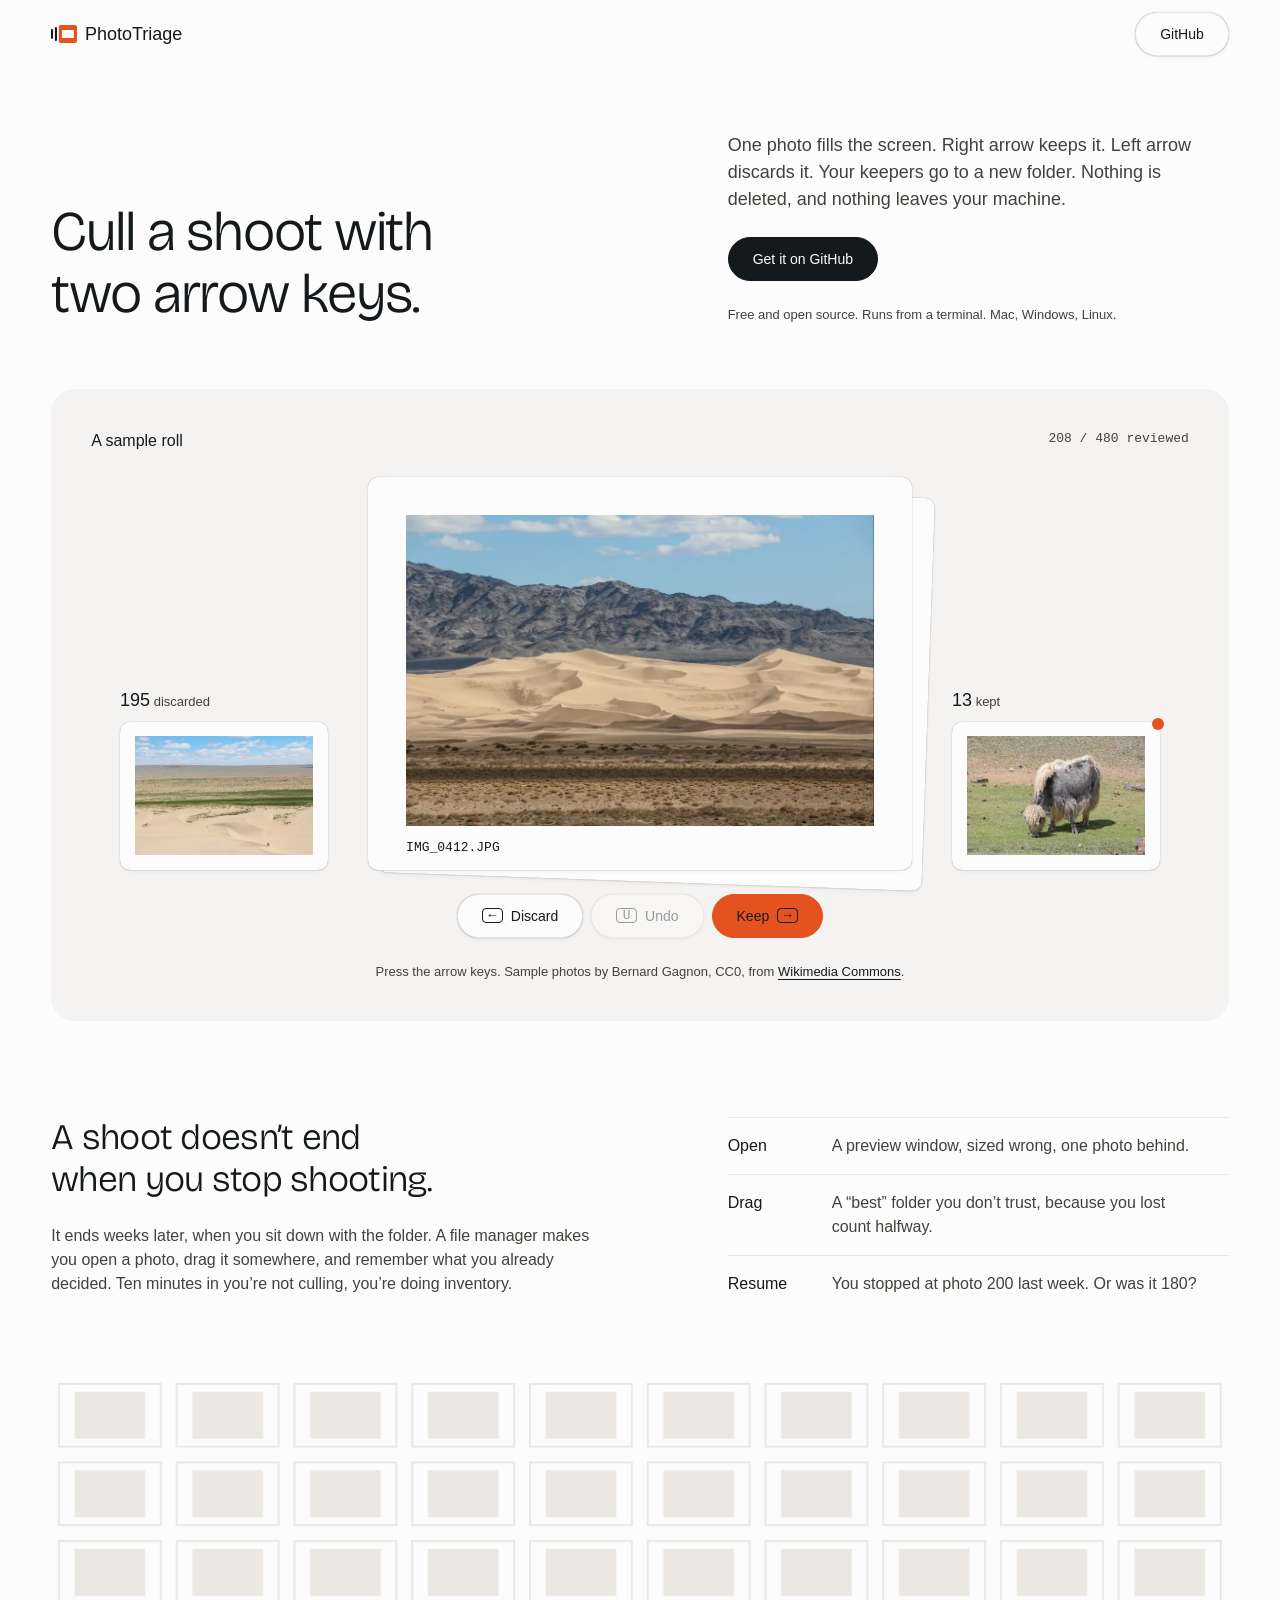
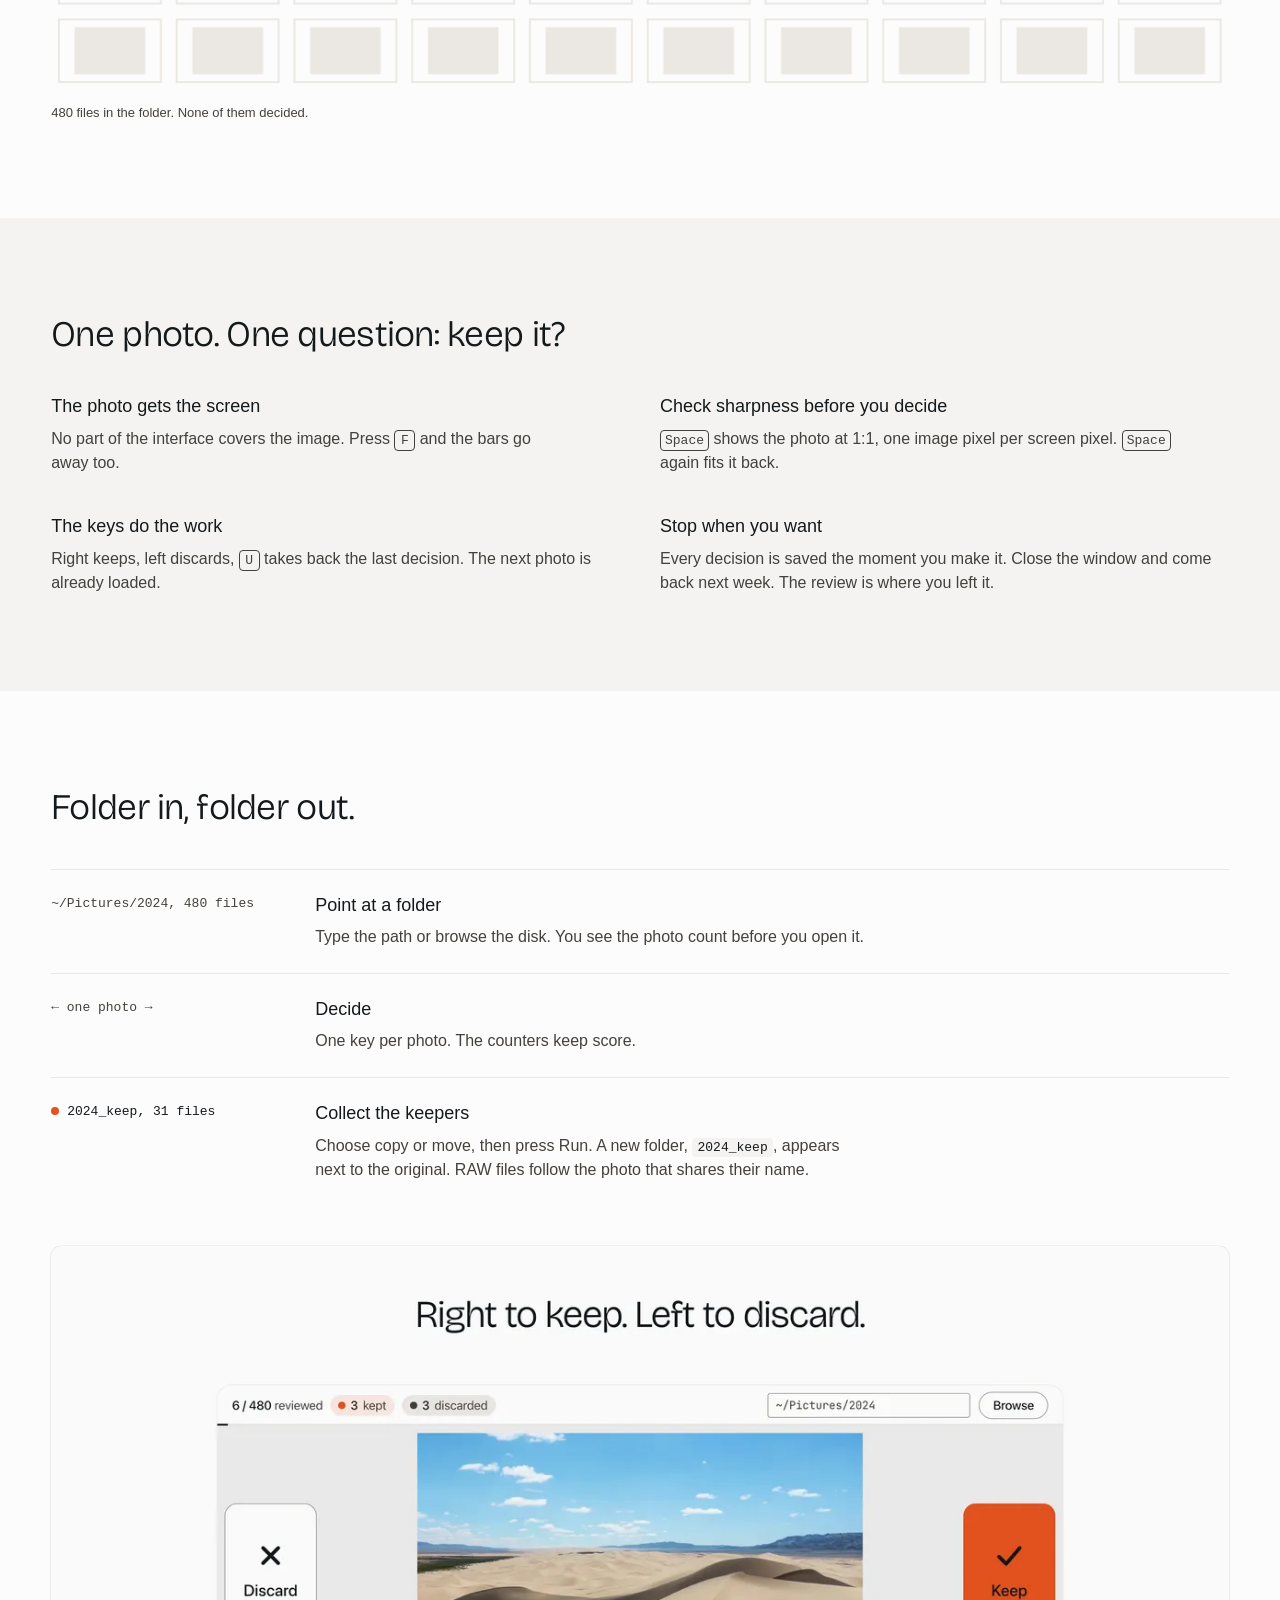
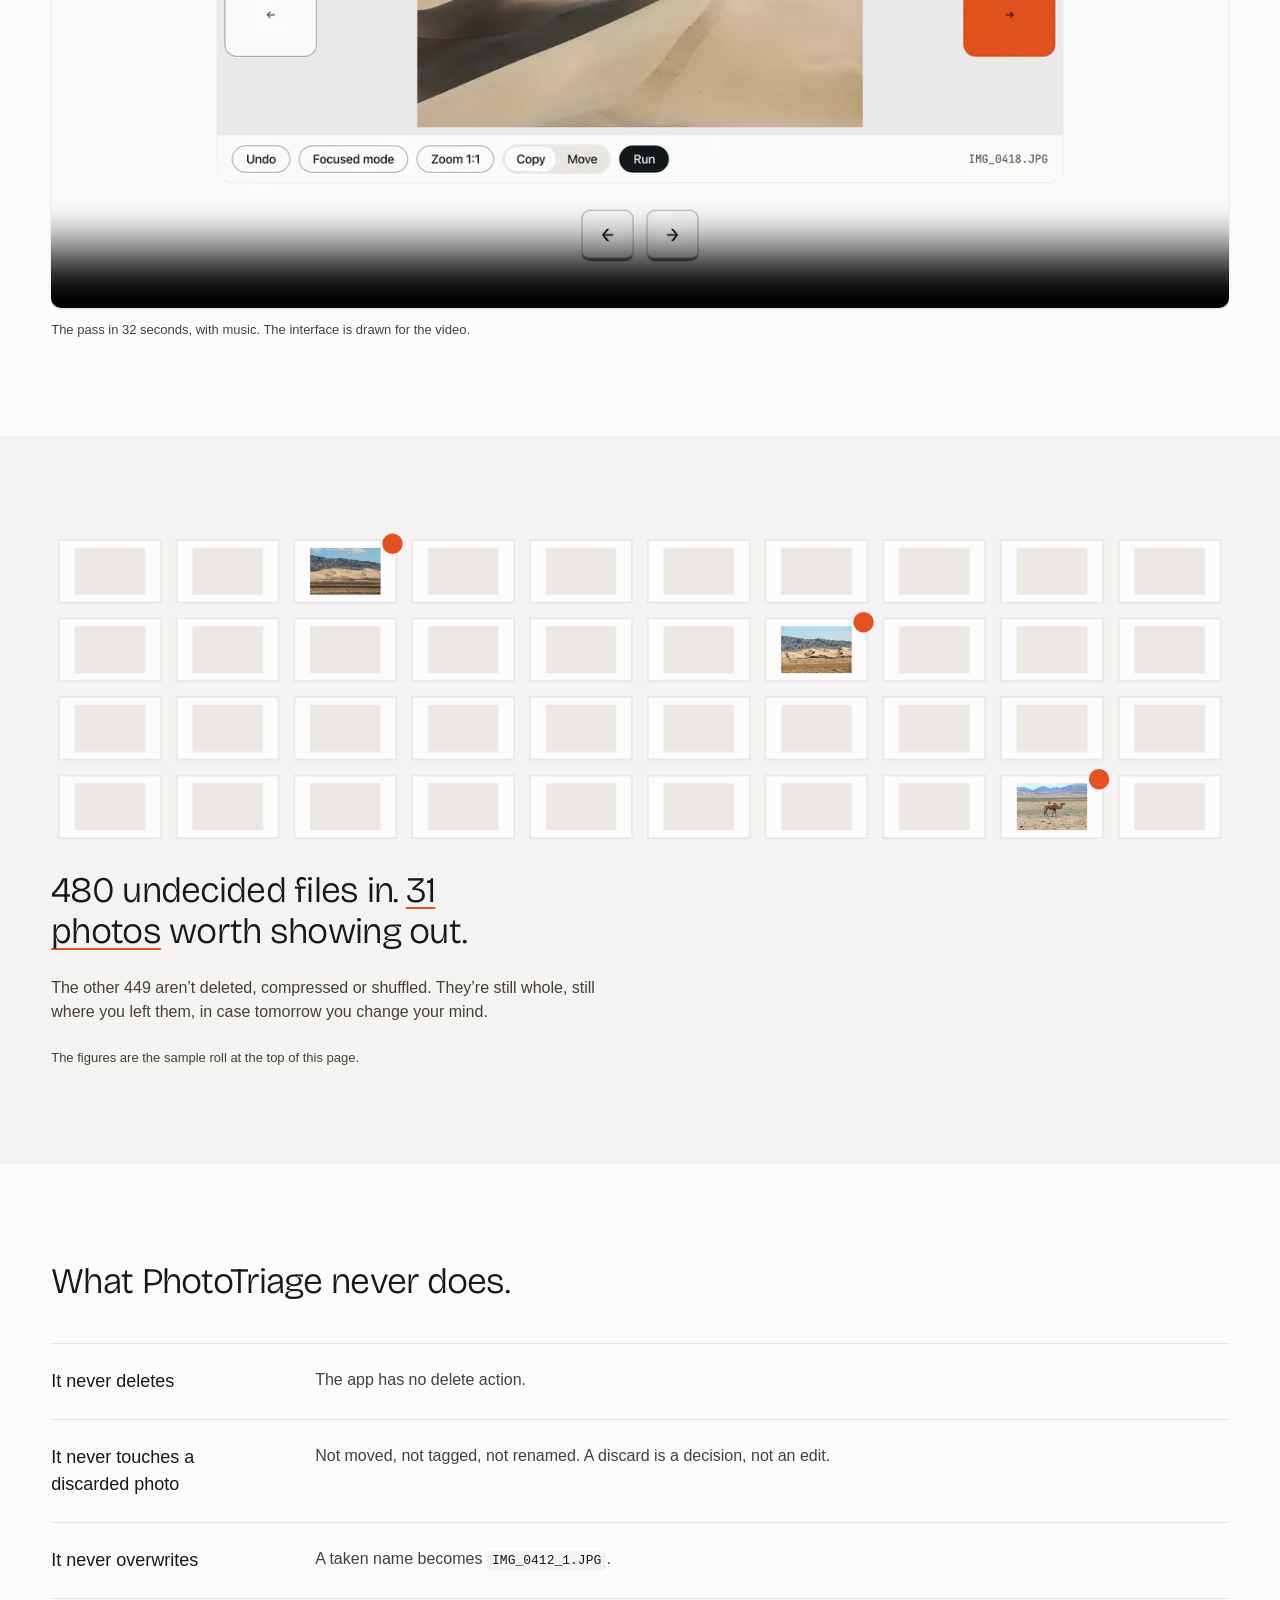
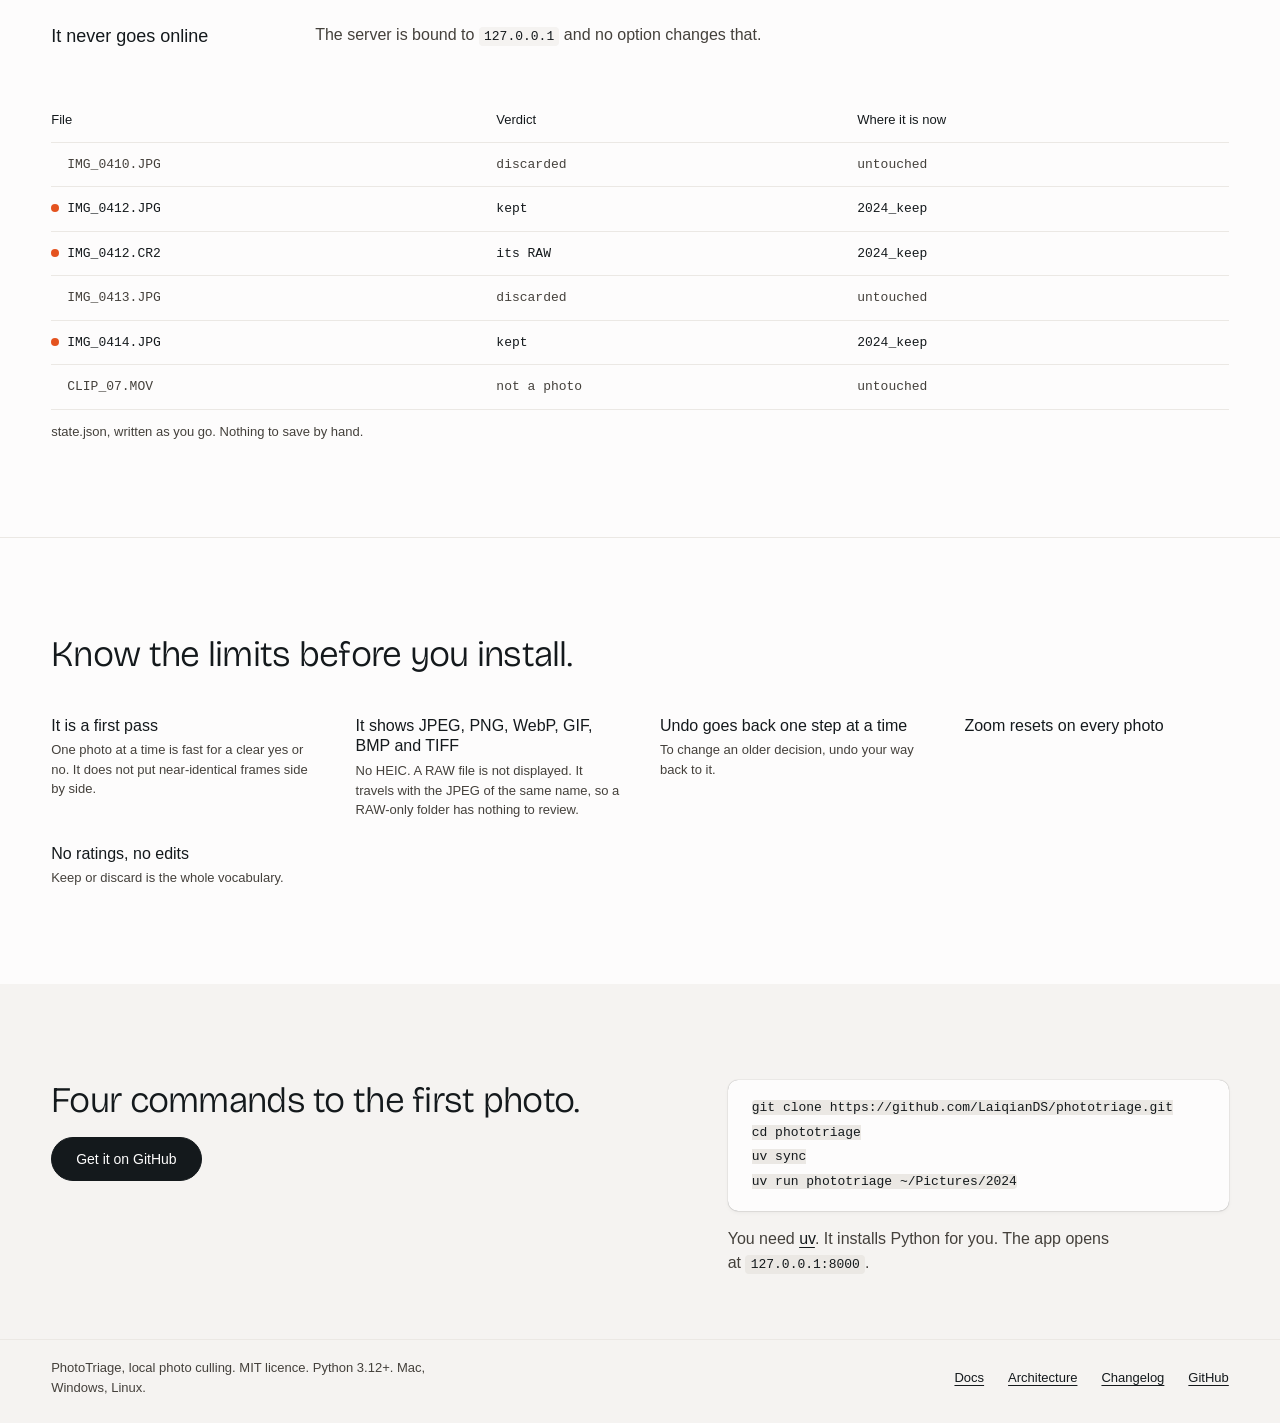
<file: site/index.html>
<!DOCTYPE html>
<html lang="en">
  <head>
    <meta charset="utf-8" />
    <meta name="viewport" content="width=device-width, initial-scale=1, viewport-fit=cover" />
    <title>PhotoTriage - photo culling that never leaves your machine</title>
    <meta
      name="description"
      content="Review a folder of photos one at a time. Right arrow keeps, left arrow discards, and the keepers go to a new folder. Runs on your own machine."
    />
    <link rel="canonical" href="https://laiqiands.github.io/phototriage/" />
    <link rel="preconnect" href="https://fonts.googleapis.com" />
    <link rel="preconnect" href="https://fonts.gstatic.com" crossorigin />
    <link
      rel="stylesheet"
      href="https://fonts.googleapis.com/css2?family=Bricolage+Grotesque:opsz,wght@12..96,300&amp;display=swap"
    />
    <link rel="icon" href="favicon.ico" sizes="48x48" />
    <link rel="icon" href="favicon.svg" type="image/svg+xml" />
    <link rel="stylesheet" href="style.css" />
    <script src="demo.js" defer></script>
  </head>
  <body>
    <!-- The sample roll: photos by Bernard Gagnon from Wikimedia Commons, each one CC0. -->
    <svg class="plates" aria-hidden="true">
      <symbol id="p1" viewBox="0 0 60 40">
        <image href="photos/01.webp" width="60" height="40" preserveAspectRatio="xMidYMid slice" />
      </symbol>
      <symbol id="p2" viewBox="0 0 60 40">
        <image href="photos/02.webp" width="60" height="40" preserveAspectRatio="xMidYMid slice" />
      </symbol>
      <symbol id="p3" viewBox="0 0 60 40">
        <image href="photos/03.webp" width="60" height="40" preserveAspectRatio="xMidYMid slice" />
      </symbol>
      <symbol id="p4" viewBox="0 0 60 40">
        <image href="photos/04.webp" width="60" height="40" preserveAspectRatio="xMidYMid slice" />
      </symbol>
      <symbol id="p5" viewBox="0 0 60 40">
        <image href="photos/05.webp" width="60" height="40" preserveAspectRatio="xMidYMid slice" />
      </symbol>
      <symbol id="p6" viewBox="0 0 60 40">
        <image href="photos/06.webp" width="60" height="40" preserveAspectRatio="xMidYMid slice" />
      </symbol>
      <symbol id="p7" viewBox="0 0 60 40">
        <image href="photos/07.webp" width="60" height="40" preserveAspectRatio="xMidYMid slice" />
      </symbol>
      <symbol id="p8" viewBox="0 0 60 40">
        <image href="photos/08.webp" width="60" height="40" preserveAspectRatio="xMidYMid slice" />
      </symbol>
      <symbol id="p9" viewBox="0 0 60 40">
        <image href="photos/09.webp" width="60" height="40" preserveAspectRatio="xMidYMid slice" />
      </symbol>
      <symbol id="p10" viewBox="0 0 60 40">
        <image href="photos/10.webp" width="60" height="40" preserveAspectRatio="xMidYMid slice" />
      </symbol>
      <symbol id="p11" viewBox="0 0 60 40">
        <image href="photos/11.webp" width="60" height="40" preserveAspectRatio="xMidYMid slice" />
      </symbol>
    </svg>

    <header class="top wrap">
      <span class="wordmark"><img src="logo.svg" alt="" width="30" height="21" />PhotoTriage</span>
      <a class="btn btn-outline" href="https://github.com/LaiqianDS/phototriage">GitHub</a>
    </header>

    <main>
      <!-- ============ The table: the mechanism, working ============ -->
      <section class="hero">
        <div class="wrap hero-copy">
          <h1>Cull a shoot with two arrow keys.</h1>
          <div>
            <p>
              One photo fills the screen. Right arrow keeps it. Left arrow discards it. Your
              keepers go to a new folder. Nothing is deleted, and nothing leaves your machine.
            </p>
            <p class="cta-row">
              <a class="btn" href="https://github.com/LaiqianDS/phototriage">Get it on GitHub</a>
            </p>
            <p class="note">Free and open source. Runs from a terminal. Mac, Windows, Linux.</p>
          </div>
        </div>

        <div class="wrap">
          <div class="bench" id="demo-bench" role="group" aria-label="Try it: a sample review">
            <p class="bench-head">
              <span>A sample roll</span>
              <span class="score"><span id="demo-count">208 / 480</span> reviewed</span>
            </p>

            <div class="tray">
              <p class="tray-count"><b id="demo-left">195</b> discarded</p>
              <div class="mount mount-small">
                <svg viewBox="0 0 60 40" aria-hidden="true"><use id="demo-left-plate" href="#p11" /></svg>
              </div>
            </div>

            <div class="stack">
              <div class="mount mount-next" aria-hidden="true">
                <svg viewBox="0 0 60 40"><use id="demo-next" href="#p2" /></svg>
                <span class="mount-label">&nbsp;</span>
              </div>
              <div class="mount" id="demo-slide">
                <svg viewBox="0 0 60 40" aria-hidden="true"><use id="demo-plate" href="#p1" /></svg>
                <span class="mount-label" id="demo-name">IMG_0412.JPG</span>
              </div>
            </div>

            <div class="tray tray-kept">
              <p class="tray-count"><b id="demo-kept">13</b> kept</p>
              <div class="mount mount-small">
                <svg viewBox="0 0 60 40" aria-hidden="true"><use id="demo-kept-plate" href="#p10" /></svg>
              </div>
            </div>

            <!-- Shown by the script, so a page without it offers no dead control. -->
            <div class="keys" id="demo-keys" hidden>
              <button type="button" class="key" id="demo-leave"><kbd>&larr;</kbd> Discard</button>
              <button type="button" class="key" id="demo-undo" disabled><kbd>U</kbd> Undo</button>
              <button type="button" class="key key-keep" id="demo-keep">Keep <kbd>&rarr;</kbd></button>
            </div>
            <p class="note bench-note">
              <span id="demo-hint" hidden>Press the arrow keys. </span>Sample photos by Bernard
              Gagnon, CC0, from
              <a href="https://commons.wikimedia.org/wiki/File:Khongoryn_Els_03.jpg">Wikimedia Commons</a>.
            </p>
            <p class="visually-hidden" id="demo-status" role="status"></p>
          </div>
        </div>
      </section>

      <!-- ============ The pile: the tension ============ -->
      <section class="pile">
        <div class="wrap split">
          <div>
            <h2>A shoot doesn&rsquo;t end when you stop shooting.</h2>
            <p>
              It ends weeks later, when you sit down with the folder. A file manager makes you open
              a photo, drag it somewhere, and remember what you already decided. Ten minutes in
              you&rsquo;re not culling, you&rsquo;re doing inventory.
            </p>
          </div>
          <dl class="rows">
            <div>
              <dt>Open</dt>
              <dd>A preview window, sized wrong, one photo behind.</dd>
            </div>
            <div>
              <dt>Drag</dt>
              <dd>
                A &ldquo;best&rdquo; folder you don&rsquo;t trust, because you lost count halfway.
              </dd>
            </div>
            <div>
              <dt>Resume</dt>
              <dd>You stopped at photo 200 last week. Or was it 180?</dd>
            </div>
          </dl>
        </div>
        <figure class="heap wrap">
          <svg class="heap-sheet" viewBox="0 0 150 40" aria-hidden="true">
            <pattern id="blank" width="15" height="10" patternUnits="userSpaceOnUse">
              <rect class="blank" x="1" y="1" width="13" height="8" />
              <rect class="blank-frame" x="3" y="2" width="9" height="6" />
            </pattern>
            <rect width="150" height="40" fill="url(#blank)" />
          </svg>
          <figcaption class="note">480 files in the folder. None of them decided.</figcaption>
        </figure>
      </section>

      <!-- ============ The rule: the reframe ============ -->
      <section class="wrap rule band">
        <h2>One photo. One question: keep it?</h2>
        <div class="rule-grid">
          <div>
            <h3>The photo gets the screen</h3>
            <p>
              No part of the interface covers the image. Press <kbd>F</kbd> and the bars go away
              too.
            </p>
          </div>
          <div>
            <h3>Check sharpness before you decide</h3>
            <p>
              <kbd>Space</kbd> shows the photo at 1:1, one image pixel per screen pixel.
              <kbd>Space</kbd> again fits it back.
            </p>
          </div>
          <div>
            <h3>The keys do the work</h3>
            <p>
              Right keeps, left discards, <kbd>U</kbd> takes back the last decision. The next photo
              is already loaded.
            </p>
          </div>
          <div>
            <h3>Stop when you want</h3>
            <p>
              Every decision is saved the moment you make it. Close the window and come back next
              week. The review is where you left it.
            </p>
          </div>
        </div>
      </section>

      <!-- ============ The pass: the mechanics, in order ============ -->
      <section class="wrap">
        <h2>Folder in, folder out.</h2>
        <ol class="steps">
          <li>
            <p class="path">~/Pictures/2024, 480 files</p>
            <h3>Point at a folder</h3>
            <p>Type the path or browse the disk. You see the photo count before you open it.</p>
          </li>
          <li>
            <p class="path">&larr; one photo &rarr;</p>
            <h3>Decide</h3>
            <p>One key per photo. The counters keep score.</p>
          </li>
          <li>
            <p class="path path-kept">2024_keep, 31 files</p>
            <h3>Collect the keepers</h3>
            <p>
              Choose copy or move, then press Run. A new folder, <code>2024_keep</code>, appears
              next to the original. RAW files follow the photo that shares their name.
            </p>
          </li>
        </ol>
        <!-- No autoplay and no preload: the page stays light until the reader presses play. -->
        <figure class="tour">
          <video controls preload="none" playsinline width="1920" height="1080" poster="promo-poster.webp">
            <source src="promo.mp4" type="video/mp4" />
            <a href="promo.mp4">Download the video (MP4, 3.4 MB)</a>
          </video>
          <figcaption class="note">
            The pass in 32 seconds, with music. The interface is drawn for the video.
          </figcaption>
        </figure>
      </section>

      <!-- ============ The keep: the payoff ============ -->
      <section class="keep" id="demo-payoff">
      <div class="wrap">
        <svg class="heap-sheet" viewBox="0 0 150 40" role="img" aria-label="The same forty mounts. Three show a frame and carry the wax mark. The others are as they were.">
          <rect width="150" height="40" fill="url(#blank)" />
          <g class="kept-one">
            <use href="#p1" x="33" y="2" width="9" height="6" />
            <circle class="wax" cx="43.5" cy="1.5" r="1.3" />
          </g>
          <g class="kept-one">
            <use href="#p3" x="93" y="12" width="9" height="6" />
            <circle class="wax" cx="103.5" cy="11.5" r="1.3" />
          </g>
          <g class="kept-one">
            <use href="#p5" x="123" y="32" width="9" height="6" />
            <circle class="wax" cx="133.5" cy="31.5" r="1.3" />
          </g>
        </svg>
        <p class="statement">
          480 undecided files in. <span class="mark">31 photos</span> worth showing out.
        </p>
        <p>
          The other 449 aren&rsquo;t deleted, compressed or shuffled. They&rsquo;re still whole,
          still where you left them, in case tomorrow you change your mind.
        </p>
        <p class="note">The figures are the sample roll at the top of this page.</p>
      </div>
      </section>

      <!-- ============ The guarantee: the trust, and the table as its proof ============ -->
      <section class="guarantee">
        <div class="wrap">
          <h2>What PhotoTriage never does.</h2>
          <dl class="rows rows-wide">
            <div>
              <dt>It never deletes</dt>
              <dd>The app has no delete action.</dd>
            </div>
            <div>
              <dt>It never touches a discarded photo</dt>
              <dd>Not moved, not tagged, not renamed. A discard is a decision, not an edit.</dd>
            </div>
            <div>
              <dt>It never overwrites</dt>
              <dd>A taken name becomes <code>IMG_0412_1.JPG</code>.</dd>
            </div>
            <div>
              <dt>It never goes online</dt>
              <dd>The server is bound to <code>127.0.0.1</code> and no option changes that.</dd>
            </div>
          </dl>
          <!-- Focusable, so the keyboard can scroll it when it is wider than the screen. -->
          <div class="scroll" role="region" aria-labelledby="ledger-caption" tabindex="0">
            <table>
              <caption class="note" id="ledger-caption">
                state.json, written as you go. Nothing to save by hand.
              </caption>
              <thead>
                <tr>
                  <th scope="col">File</th>
                  <th scope="col">Verdict</th>
                  <th scope="col">Where it is now</th>
                </tr>
              </thead>
              <tbody>
                <tr>
                  <td>IMG_0410.JPG</td>
                  <td>discarded</td>
                  <td>untouched</td>
                </tr>
                <tr class="is-kept">
                  <td>IMG_0412.JPG</td>
                  <td>kept</td>
                  <td>2024_keep</td>
                </tr>
                <tr class="is-kept">
                  <td>IMG_0412.CR2</td>
                  <td>its RAW</td>
                  <td>2024_keep</td>
                </tr>
                <tr>
                  <td>IMG_0413.JPG</td>
                  <td>discarded</td>
                  <td>untouched</td>
                </tr>
                <tr class="is-kept">
                  <td>IMG_0414.JPG</td>
                  <td>kept</td>
                  <td>2024_keep</td>
                </tr>
                <tr>
                  <td>CLIP_07.MOV</td>
                  <td>not a photo</td>
                  <td>untouched</td>
                </tr>
              </tbody>
            </table>
          </div>
        </div>
      </section>

      <!-- ============ The limits ============ -->
      <section class="wrap fine">
        <h2>Know the limits before you install.</h2>
        <div class="fine-grid">
          <div>
            <h3>It is a first pass</h3>
            <p>
              One photo at a time is fast for a clear yes or no. It does not put near-identical
              frames side by side.
            </p>
          </div>
          <div>
            <h3>It shows JPEG, PNG, WebP, GIF, BMP and TIFF</h3>
            <p>
              No HEIC. A RAW file is not displayed. It travels with the JPEG of the same name, so a
              RAW-only folder has nothing to review.
            </p>
          </div>
          <div>
            <h3>Undo goes back one step at a time</h3>
            <p>To change an older decision, undo your way back to it.</p>
          </div>
          <div>
            <h3>Zoom resets on every photo</h3>
          </div>
          <div>
            <h3>No ratings, no edits</h3>
            <p>Keep or discard is the whole vocabulary.</p>
          </div>
        </div>
      </section>
    </main>

    <!-- ============ The close ============ -->
    <footer class="close">
      <div class="wrap split">
        <div>
          <h2>Four commands to the first photo.</h2>
          <p class="cta-row">
            <a class="btn" href="https://github.com/LaiqianDS/phototriage">Get it on GitHub</a>
          </p>
        </div>
        <div>
          <pre role="region" aria-label="Install commands" tabindex="0"><code>git clone https://github.com/LaiqianDS/phototriage.git
cd phototriage
uv sync
uv run phototriage ~/Pictures/2024</code></pre>
          <p>
            You need <a href="https://docs.astral.sh/uv/">uv</a>. It installs Python for you. The
            app opens at <code>127.0.0.1:8000</code>.
          </p>
        </div>
      </div>
      <div class="wrap colophon">
        <p>PhotoTriage, local photo culling. MIT licence. Python 3.12+. Mac, Windows, Linux.</p>
        <p class="colophon-links">
          <a href="https://github.com/LaiqianDS/phototriage#readme">Docs</a>
          <a href="https://github.com/LaiqianDS/phototriage/blob/main/docs/architecture.md"
            >Architecture</a
          >
          <a href="https://github.com/LaiqianDS/phototriage/blob/main/CHANGELOG.md">Changelog</a>
          <a href="https://github.com/LaiqianDS/phototriage">GitHub</a>
        </p>
      </div>
    </footer>
  </body>
</html>
</file>
<file: site/style.css>
/* PhotoTriage landing page. The tokens, and the rules they follow, are in DESIGN.md. */

:root {
  color-scheme: light;

  /* Paper, one step deeper, and the hairline. */
  --color-eggshell: #fdfcfc;
  --color-taupe: #f5f3f1;
  --color-stone: #ebe8e4;
  /* The ink of the logo. */
  --color-ink: #14191c;
  --color-graphite: #44403b;
  /* The orange of the kept slide in the logo. It marks what is kept and nothing else, and it is
     too light to carry small text. */
  --color-kept: #e4531f;
  --color-kept-hover: #ee6a3a;

  /* Only the display face is requested. The page has to hold its shape when that request fails,
     so the fallback is the system face at the same light weight. */
  --font-display: "Bricolage Grotesque", system-ui, -apple-system, "Segoe UI", Roboto, sans-serif;
  --font-body: -apple-system, BlinkMacSystemFont, "Segoe UI", Roboto, "Helvetica Neue", Arial, sans-serif;
  --font-mono: ui-monospace, SFMono-Regular, Menlo, Consolas, monospace;

  --text-sm: 0.8125rem;
  --text-base: 1rem;
  --text-md: 1.125rem;
  --text-xl: clamp(1.75rem, 1.5vw + 1.25rem, 2.25rem);
  --text-display: clamp(2.25rem, 3vw + 1.25rem, 3.5rem);

  --space-2xs: 0.25rem;
  --space-xs: 0.5rem;
  --space-sm: 0.75rem;
  --space-md: 1rem;
  --space-lg: 1.5rem;
  --space-xl: 2.5rem;
  --space-2xl: 4rem;
  --space-section: clamp(4rem, 8vw, 6rem);
  --gutter: clamp(1rem, 4vw, 4rem);

  --radius-sm: 4px;
  --radius-md: 10px;
  --radius-lg: 24px;
  --radius-full: 9999px;
  /* An edge more than a shadow. */
  --shadow-whisper: 0 0 1px rgb(0 0 0 / 0.4), 0 1px 1px rgb(0 0 0 / 0.04), 0 2px 4px rgb(0 0 0 / 0.04);

  --ease-out: cubic-bezier(0.16, 1, 0.3, 1);
  --dur-micro: 120ms;
}

*,
*::before,
*::after {
  box-sizing: border-box;
}

/* A rule with a `display` must not leave a hidden element on screen. */
[hidden] {
  display: none !important;
}

html,
body {
  overflow-x: clip;
}

body {
  margin: 0;
  background: var(--color-eggshell);
  color: var(--color-graphite);
  font: 400 var(--text-base) / 1.5 var(--font-body);
}

::selection {
  background: var(--color-ink);
  color: var(--color-eggshell);
}

:focus-visible {
  outline: 2px solid var(--color-ink);
  outline-offset: 3px;
}

h1,
h2,
h3,
p,
dl,
dd,
ol,
figure,
pre {
  margin: 0;
}

h1,
h2,
h3,
dt,
th,
b,
.statement,
.wordmark {
  color: var(--color-ink);
}

h1,
h2,
.statement {
  font-family: var(--font-display);
  font-weight: 300;
  line-height: 1.1;
  letter-spacing: -0.02em;
  text-wrap: balance;
  overflow-wrap: anywhere;
  min-width: 0;
}

h1 {
  font-size: var(--text-display);
  max-width: 16ch;
}

h2,
.statement {
  font-size: var(--text-xl);
  line-height: 1.15;
  max-width: 26ch;
}

h3 {
  font-size: var(--text-md);
  font-weight: 500;
  line-height: 1.3;
}

p,
dd {
  max-width: 62ch;
  text-wrap: pretty;
}

a {
  color: var(--color-ink);
  text-decoration-thickness: 1px;
  text-underline-offset: 0.2em;
}

/* File names, paths and commands: the things a reader would type or look up. */
code,
kbd,
pre,
td,
.path,
.mount-label,
.score {
  font-family: var(--font-mono);
  font-size: var(--text-sm);
  font-variant-numeric: tabular-nums;
}

code {
  padding: 0.15em 0.4em;
  border-radius: var(--radius-sm);
  background: var(--color-taupe);
  color: var(--color-ink);
}

kbd {
  display: inline-block;
  min-width: 1.6em;
  padding: 0 var(--space-2xs);
  border: 1px solid currentColor;
  border-radius: var(--radius-sm);
  text-align: center;
}

.note {
  font-size: var(--text-sm);
}

/* A drawn line under the words that carry the sentence. */
.mark {
  text-decoration-line: underline;
  text-decoration-thickness: 2px;
  text-underline-offset: 0.14em;
}

/* The line is orange only under the photos that were kept. */
.statement .mark {
  text-decoration-color: var(--color-kept);
}

/* Off the layout, still read aloud. */
.visually-hidden {
  position: absolute;
  width: 1px;
  height: 1px;
  margin: -1px;
  overflow: hidden;
  clip-path: inset(50%);
  white-space: nowrap;
}

.plates {
  position: absolute;
  width: 0;
  height: 0;
}

.wax {
  fill: var(--color-kept);
}

/* ---------- shell ---------- */

.wrap {
  max-width: 80rem;
  margin-inline: auto;
  padding-inline: var(--gutter);
}

section {
  padding-block: var(--space-section);
}

section > * + *,
.wrap > * + *,
.split > div > * + * {
  margin-top: var(--space-lg);
}

.split {
  display: grid;
  gap: var(--space-xl);
}

.split > * {
  margin-top: 0;
  min-width: 0;
}

/* A band of the deeper paper, edge to edge, on a section that is itself only as wide as the text. */
.band {
  background: var(--color-taupe);
  box-shadow: 0 0 0 100vmax var(--color-taupe);
  clip-path: inset(0 -100vmax);
}

.band code,
.keep code,
.close code {
  background: var(--color-stone);
}

/* ---------- top ---------- */

.top {
  display: flex;
  align-items: center;
  justify-content: space-between;
  gap: var(--space-lg);
  padding-block: var(--space-sm);
}

.top > * {
  margin-top: 0;
}

.wordmark {
  display: flex;
  align-items: center;
  gap: var(--space-xs);
  font-size: var(--text-md);
  font-weight: 500;
}

.wordmark img {
  width: auto;
  height: 1em;
}

/* ---------- buttons ---------- */

.btn,
.key {
  display: inline-flex;
  align-items: center;
  justify-content: center;
  gap: var(--space-xs);
  min-height: 2.75rem;
  padding: var(--space-xs) var(--space-lg);
  border: 1px solid var(--color-ink);
  border-radius: var(--radius-full);
  background: var(--color-ink);
  color: var(--color-eggshell);
  font: 500 0.875rem / 1 var(--font-body);
  text-decoration: none;
  white-space: nowrap;
  cursor: pointer;
  transition:
    background-color var(--dur-micro) var(--ease-out),
    transform var(--dur-micro) var(--ease-out);
}

.btn-outline,
.key {
  border-color: var(--color-stone);
  background: var(--color-eggshell);
  box-shadow: var(--shadow-whisper);
  color: var(--color-ink);
}

/* Keep is the one control that carries the colour. */
.key-keep {
  border-color: var(--color-kept);
  background: var(--color-kept);
  box-shadow: none;
}

@media (hover: hover) {
  .btn:hover {
    background: var(--color-graphite);
  }

  .btn-outline:hover,
  .key:hover:not(:disabled) {
    background: var(--color-taupe);
  }

  .key-keep:hover:not(:disabled) {
    background: var(--color-kept-hover);
  }
}

.btn:active,
.key:active:not(:disabled) {
  transform: translateY(1px);
}

.key:disabled {
  opacity: 0.4;
  cursor: default;
}

.cta-row {
  display: flex;
  flex-wrap: wrap;
  align-items: center;
  gap: var(--space-md);
}

/* ---------- the table ---------- */

.hero {
  padding-block: var(--space-2xl) var(--space-section);
}

.hero-copy {
  display: grid;
  gap: var(--space-xl);
}

.hero-copy > * {
  margin-top: 0;
  min-width: 0;
}

.hero-copy > div > * + * {
  margin-top: var(--space-lg);
}

.hero-copy p {
  font-size: var(--text-md);
}

.hero-copy .note {
  font-size: var(--text-sm);
}

.hero > .wrap + .wrap {
  margin-top: var(--space-2xl);
}

/* The one large panel of the page: a review the visitor runs. */
.bench {
  display: grid;
  grid-template-columns: minmax(0, 1fr) minmax(0, 1fr);
  grid-template-areas:
    "head head"
    "stack stack"
    "left kept"
    "keys keys"
    "note note";
  gap: var(--space-lg) var(--space-md);
  align-items: end;
  padding: clamp(1rem, 4vw, 2.5rem);
  border-radius: var(--radius-lg);
  background: var(--color-taupe);
}

.bench-head {
  grid-area: head;
  display: flex;
  flex-wrap: wrap;
  justify-content: space-between;
  gap: var(--space-xs) var(--space-md);
  max-width: none;
  color: var(--color-ink);
  font-weight: 500;
}

.score {
  color: var(--color-graphite);
  font-weight: 400;
}

/* A slide mount. The frame inside it is a photo, so it keeps its square corners. */
.mount {
  padding: 7% 7% 0;
  border-radius: var(--radius-md);
  background: var(--color-eggshell);
  box-shadow: var(--shadow-whisper);
}

.mount svg {
  display: block;
  width: 100%;
  background: var(--color-ink);
}

.mount-label {
  display: block;
  padding-block: var(--space-sm);
  color: var(--color-ink);
}

.mount-small {
  padding-bottom: 7%;
}

.stack {
  grid-area: stack;
  position: relative;
}

.stack > :last-child {
  position: relative;
}

/* The copy of a slide on its way to a tray. */
.mount-flying {
  position: absolute;
  inset: 0;
  z-index: 1;
  pointer-events: none;
}

/* The frame the next key press brings, already on the table. */
.mount-next {
  position: absolute;
  inset: 0;
  transform: translate(3%, 3%) rotate(2deg);
}

.tray {
  grid-area: left;
}

.tray-kept {
  grid-area: kept;
}

.tray-kept .mount {
  position: relative;
}

/* The kept mark on a kept slide. */
.tray-kept .mount::after {
  content: "";
  position: absolute;
  top: calc(var(--space-2xs) * -1);
  right: calc(var(--space-2xs) * -1);
  width: 0.75rem;
  height: 0.75rem;
  border-radius: 50%;
  background: var(--color-kept);
}

.tray-count {
  margin-bottom: var(--space-xs);
  font-size: var(--text-sm);
}

.tray-count b {
  /* A box of its own, so the count can move when it changes. */
  display: inline-block;
  font-size: var(--text-md);
  font-weight: 500;
  font-variant-numeric: tabular-nums;
}

.keys {
  grid-area: keys;
  display: flex;
  flex-wrap: wrap;
  justify-content: center;
  gap: var(--space-xs);
}

.bench-note {
  grid-area: note;
  max-width: none;
  text-align: center;
}

/* ---------- the pile ---------- */

.pile {
  padding-top: 0;
}

/* Forty mounts nobody has looked at yet. */
.heap-sheet {
  display: block;
  width: 100%;
}

.blank {
  fill: var(--color-eggshell);
  stroke: var(--color-stone);
  stroke-width: 0.25;
}

.blank-frame {
  fill: var(--color-stone);
}

.heap {
  margin-top: var(--space-2xl);
}

.heap figcaption {
  margin-top: var(--space-sm);
}

/* A term and what it means, one hairline apart. */
.rows > div {
  display: grid;
  grid-template-columns: 5.5rem minmax(0, 1fr);
  gap: var(--space-md);
  padding-block: var(--space-md);
  border-top: 1px solid var(--color-stone);
}

.rows dt {
  font-weight: 500;
}

.rows-wide > div {
  grid-template-columns: minmax(0, 1fr);
  gap: var(--space-2xs);
  padding-block: var(--space-lg);
}

.rows-wide dt {
  font-size: var(--text-md);
}

/* ---------- the rule ---------- */

.rule-grid {
  display: grid;
  gap: var(--space-xl);
  margin-top: var(--space-xl);
}

.rule-grid h3 + p {
  margin-top: var(--space-xs);
}

/* ---------- the pass ---------- */

.steps {
  margin-top: var(--space-xl);
  padding: 0;
  list-style: none;
}

.steps li {
  display: grid;
  gap: var(--space-xs) var(--space-xl);
  padding-block: var(--space-lg);
  border-top: 1px solid var(--color-stone);
}

.path {
  color: var(--color-graphite);
}

.tour {
  margin-top: var(--space-xl);
}

.tour video {
  display: block;
  width: 100%;
  height: auto;
  aspect-ratio: 16 / 9;
  border-radius: var(--radius-md);
  background: var(--color-eggshell);
  box-shadow: var(--shadow-whisper);
}

.tour figcaption {
  margin-top: var(--space-sm);
  color: var(--color-graphite);
}

.path-kept {
  color: var(--color-ink);
}

/* ---------- the ledger ---------- */

.fine {
  border-top: 1px solid var(--color-stone);
}

.scroll {
  overflow-x: auto;
}

table {
  width: 100%;
  border-collapse: collapse;
}

caption {
  caption-side: bottom;
  padding-top: var(--space-sm);
  text-align: left;
}

th,
td {
  padding: var(--space-sm) var(--space-md) var(--space-sm) 0;
  border-bottom: 1px solid var(--color-stone);
  text-align: left;
  white-space: nowrap;
}

th {
  font-size: var(--text-sm);
  font-weight: 500;
}

.is-kept td {
  color: var(--color-ink);
}

/* The kept mark, so a kept row is told by more than its ink. */
td:first-child::before,
.path-kept::before {
  content: "";
  display: inline-block;
  width: var(--space-xs);
  height: var(--space-xs);
  margin-right: var(--space-xs);
  border-radius: 50%;
}

.is-kept td:first-child::before,
.path-kept::before {
  background: var(--color-kept);
}

/* ---------- the keep ---------- */

.keep {
  background: var(--color-taupe);
}

/* The three kept frames arrive one after the other. */
.kept-one {
  transform-box: fill-box;
  transform-origin: center;
  transition:
    opacity 500ms var(--ease-out),
    transform 500ms var(--ease-out);
}

.kept-one:nth-of-type(2) {
  transition-delay: 150ms;
}

.kept-one:nth-of-type(3) {
  transition-delay: 300ms;
}

.is-waiting .kept-one {
  opacity: 0;
  transform: scale(0.8);
}

/* ---------- the guarantee ---------- */

.guarantee h2 {
  max-width: 30ch;
  line-height: 1.2;
}

.rows-wide {
  margin-top: var(--space-xl);
}

/* ---------- the fine print ---------- */

.fine-grid {
  display: grid;
  grid-template-columns: repeat(auto-fit, minmax(min(15rem, 100%), 1fr));
  gap: var(--space-lg) var(--space-xl);
  margin-top: var(--space-xl);
}

.fine h3 {
  font-size: var(--text-base);
}

.fine p {
  margin-top: var(--space-2xs);
  font-size: var(--text-sm);
}

/* ---------- the close ---------- */

.close {
  padding-block: var(--space-section) var(--space-lg);
  background: var(--color-taupe);
}

.close .split > div > * + * {
  margin-top: var(--space-md);
}

pre {
  padding: var(--space-md) var(--space-lg);
  border-radius: var(--radius-md);
  background: var(--color-eggshell);
  box-shadow: var(--shadow-whisper);
  overflow-x: auto;
  line-height: 1.9;
}

pre code {
  padding: 0;
  background: none;
}

.colophon {
  display: flex;
  flex-wrap: wrap;
  align-items: center;
  justify-content: space-between;
  gap: var(--space-sm) var(--space-xl);
  margin-top: var(--space-2xl);
  padding-top: var(--space-md);
  border-top: 1px solid var(--color-stone);
  font-size: var(--text-sm);
}

.colophon > * {
  margin-top: 0;
}

.colophon-links {
  display: flex;
  flex-wrap: wrap;
  gap: 0 var(--space-lg);
}

/* Tall enough for a finger. */
.colophon-links a {
  display: inline-flex;
  align-items: center;
  min-height: 2.75rem;
  white-space: nowrap;
}

/* ========================================================================== Wider screens. */

@media (min-width: 40rem) {
  .rows-wide > div {
    grid-template-columns: 14rem minmax(0, 1fr);
    gap: var(--space-xl);
  }

  .steps li {
    grid-template-columns: 14rem minmax(0, 1fr);
  }

  .steps .path {
    grid-row: span 2;
  }

  .bench {
    grid-template-columns: minmax(0, 1fr) minmax(0, 34rem) minmax(0, 1fr);
    grid-template-areas:
      "head head head"
      "left stack kept"
      "keys keys keys"
      "note note note";
    gap: var(--space-lg) var(--space-xl);
  }

  .tray {
    width: min(100%, 13rem);
    justify-self: end;
  }

  .tray-kept {
    justify-self: start;
  }
}

@media (min-width: 60rem) {
  .hero-copy,
  .split {
    grid-template-columns: minmax(0, 1.1fr) minmax(0, 0.9fr);
    gap: var(--space-2xl);
  }

  .hero-copy {
    align-items: end;
  }

  .rule-grid {
    grid-template-columns: repeat(2, minmax(0, 1fr));
  }
}

@media (prefers-reduced-motion: reduce) {
  *,
  *::before,
  *::after {
    transition-duration: 0.01ms !important;
  }
}
</file>
